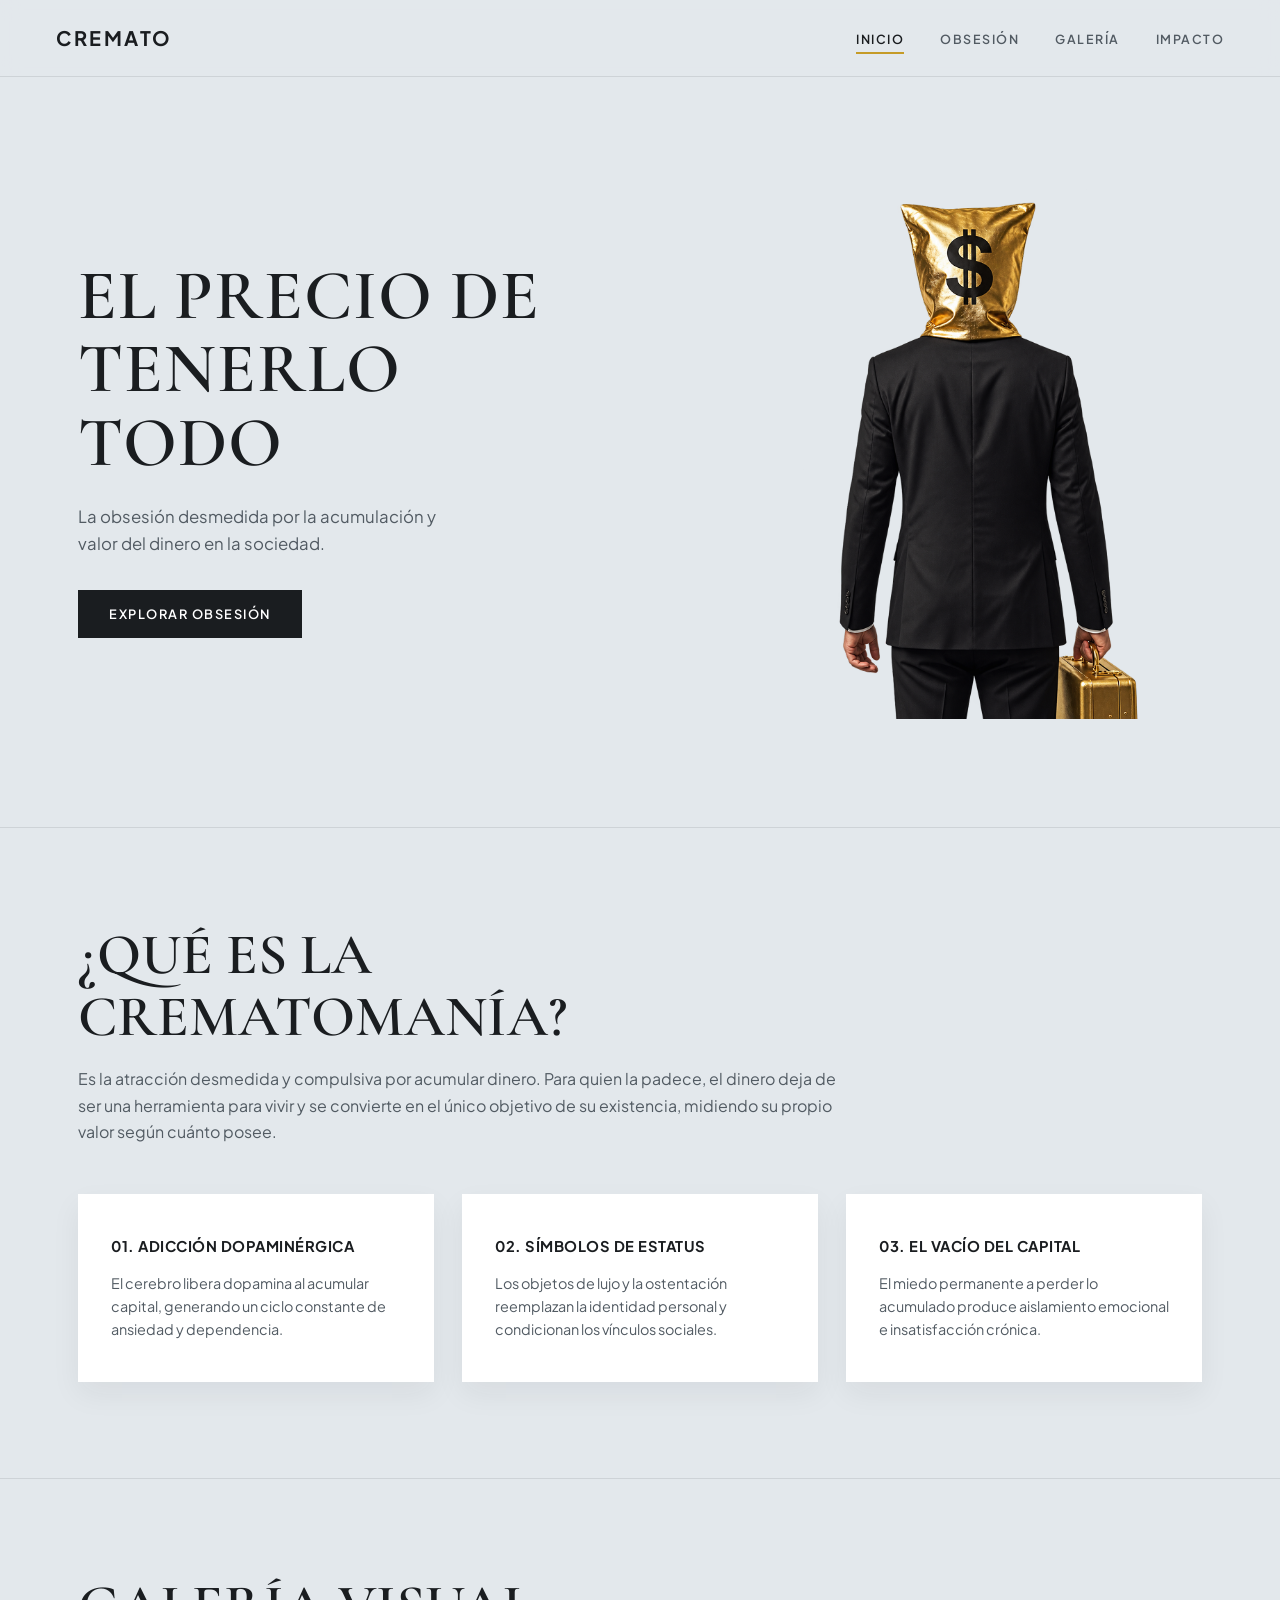
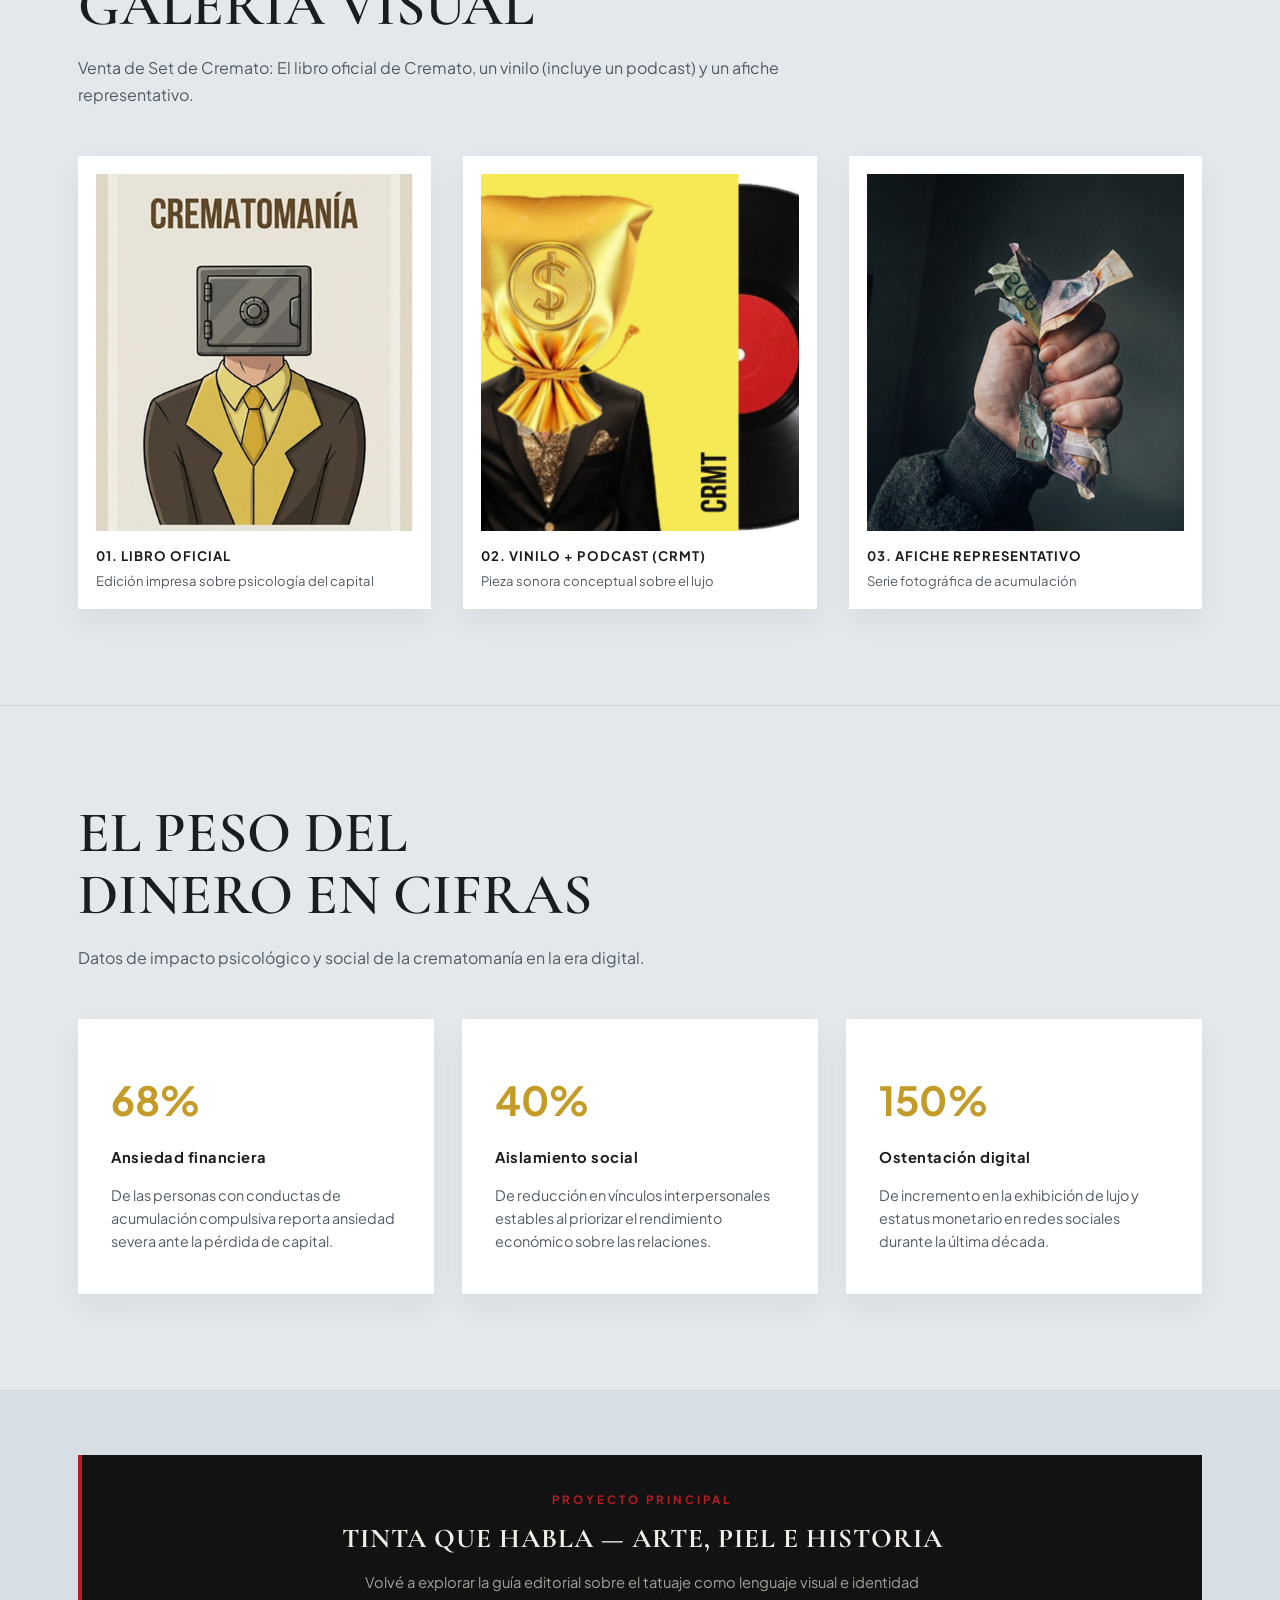
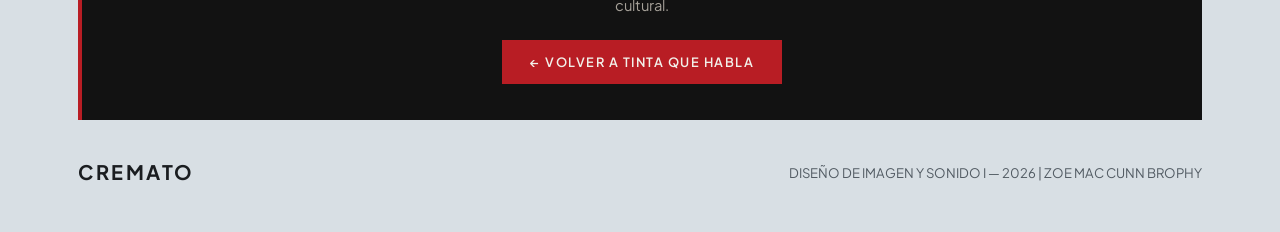
<file: crematomania.html>
<!DOCTYPE html>
<html lang="es">
<head>
    <meta charset="UTF-8">
    <meta name="viewport" content="width=device-width, initial-scale=1.0">
    <title>CREMATO | El Precio de Tenerlo Todo</title>
    <link rel="preconnect" href="https://fonts.googleapis.com">
    <link rel="preconnect" href="https://fonts.gstatic.com" crossorigin>
    <link href="https://fonts.googleapis.com/css2?family=Cormorant+Garamond:wght@500;600;700&family=Plus+Jakarta+Sans:wght@300;400;500;600;700&display=swap" rel="stylesheet">
    <link rel="stylesheet" href="crematomania.css">
</head>
<body>

    <!-- NAVBAR IGUAL A FIGMA -->
    <header class="cremato-navbar">
        <a href="#inicio" class="cremato-logo nav-btn" data-view="all">CREMATO</a>

        <button class="menu-toggle" aria-label="Abrir menú" aria-expanded="false">
            <span></span>
            <span></span>
            <span></span>
        </button>

        <nav>
            <ul class="cremato-links">
                <li><a href="#inicio" class="nav-btn active" data-view="all">INICIO</a></li>
                <li><a href="#obsesion" class="nav-btn" data-view="obsesion">OBSESIÓN</a></li>
                <li><a href="#galeria" class="nav-btn" data-view="galeria">GALERÍA</a></li>
                <li><a href="#impacto" class="nav-btn" data-view="impacto">IMPACTO</a></li>
            </ul>
        </nav>
    </header>

    <!-- PANTALLA 1: INICIO / HERO -->
    <section id="inicio" class="cremato-hero view-block" data-block="inicio">
        <div class="container hero-grid">
            <div class="hero-text">
                <h1>EL PRECIO DE<br>TENERLO<br>TODO</h1>
                <p>La obsesión desmedida por la acumulación y valor del dinero en la sociedad.</p>
                <a href="#obsesion" class="btn-dark nav-btn" data-view="obsesion">Explorar Obsesión</a>
            </div>
            <div class="hero-visual">
                <img src="img/cremato-hero.png" alt="El precio de tenerlo todo - Crematomanía">
            </div>
        </div>
    </section>

    <!-- PANTALLA 2: OBSESIÓN (QUÉ ES LA CREMATOMANÍA) -->
    <section id="obsesion" class="cremato-section view-block" data-block="obsesion">
        <div class="container">
            <div class="section-title-block">
                <h2>¿QUÉ ES LA<br>CREMATOMANÍA?</h2>
                <p>Es la atracción desmedida y compulsiva por acumular dinero. Para quien la padece, el dinero deja de ser una herramienta para vivir y se convierte en el único objetivo de su existencia, midiendo su propio valor según cuánto posee.</p>
            </div>

            <div class="cards-three-grid">
                <article class="white-card">
                    <h3>01. ADICCIÓN DOPAMINÉRGICA</h3>
                    <p>El cerebro libera dopamina al acumular capital, generando un ciclo constante de ansiedad y dependencia.</p>
                </article>

                <article class="white-card">
                    <h3>02. SÍMBOLOS DE ESTATUS</h3>
                    <p>Los objetos de lujo y la ostentación reemplazan la identidad personal y condicionan los vínculos sociales.</p>
                </article>

                <article class="white-card">
                    <h3>03. EL VACÍO DEL CAPITAL</h3>
                    <p>El miedo permanente a perder lo acumulado produce aislamiento emocional e insatisfacción crónica.</p>
                </article>
            </div>
        </div>
    </section>

    <!-- PANTALLA 3: GALERÍA VISUAL -->
    <section id="galeria" class="cremato-section view-block" data-block="galeria">
        <div class="container">
            <div class="section-title-block">
                <h2>GALERÍA VISUAL</h2>
                <p>Venta de Set de Cremato: El libro oficial de Cremato, un vinilo (incluye un podcast) y un afiche representativo.</p>
            </div>

            <div class="gallery-three-grid">
                <figure class="editorial-piece">
                    <div class="piece-frame">
                        <img src="img/cremato-libro.jpg" alt="Libro oficial Crematomanía">
                    </div>
                    <figcaption>
                        <strong>01. LIBRO OFICIAL</strong>
                        <span>Edición impresa sobre psicología del capital</span>
                    </figcaption>
                </figure>

                <figure class="editorial-piece">
                    <div class="piece-frame">
                        <img src="img/cremato-vinilo.jpg" alt="Vinilo CRMT con podcast">
                    </div>
                    <figcaption>
                        <strong>02. VINILO + PODCAST (CRMT)</strong>
                        <span>Pieza sonora conceptual sobre el lujo</span>
                    </figcaption>
                </figure>

                <figure class="editorial-piece">
                    <div class="piece-frame">
                        <img src="img/cremato-afiche.jpg" alt="Afiche representativo Cremato">
                    </div>
                    <figcaption>
                        <strong>03. AFICHE REPRESENTATIVO</strong>
                        <span>Serie fotográfica de acumulación</span>
                    </figcaption>
                </figure>
            </div>
        </div>
    </section>

    <!-- PANTALLA 4: IMPACTO (EL PESO DEL DINERO EN CIFRAS) -->
    <section id="impacto" class="cremato-section view-block" data-block="impacto">
        <div class="container">
            <div class="section-title-block">
                <h2>EL PESO DEL<br>DINERO EN CIFRAS</h2>
                <p>Datos de impacto psicológico y social de la crematomanía en la era digital.</p>
            </div>

            <div class="cards-three-grid">
                <article class="white-card stat-card">
                    <span class="stat-number">68%</span>
                    <h3>Ansiedad financiera</h3>
                    <p>De las personas con conductas de acumulación compulsiva reporta ansiedad severa ante la pérdida de capital.</p>
                </article>

                <article class="white-card stat-card">
                    <span class="stat-number">40%</span>
                    <h3>Aislamiento social</h3>
                    <p>De reducción en vínculos interpersonales estables al priorizar el rendimiento económico sobre las relaciones.</p>
                </article>

                <article class="white-card stat-card">
                    <span class="stat-number">150%</span>
                    <h3>Ostentación digital</h3>
                    <p>De incremento en la exhibición de lujo y estatus monetario en redes sociales durante la última década.</p>
                </article>
            </div>
        </div>
    </section>

    <!-- FOOTER CON RETORNO A TINTA QUE HABLA -->
    <footer class="cremato-footer">
        <div class="container">
            <div class="return-banner">
                <span class="mini-tag">PROYECTO PRINCIPAL</span>
                <h3>TINTA QUE HABLA — ARTE, PIEL E HISTORIA</h3>
                <p>Volvé a explorar la guía editorial sobre el tatuaje como lenguaje visual e identidad cultural.</p>
                <a href="index.html" class="btn-return">&larr; Volver a Tinta que Habla</a>
            </div>
            <div class="footer-bottom">
                <span class="cremato-logo">CREMATO</span>
                <p>DISEÑO DE IMAGEN Y SONIDO I — 2026 | ZOE MAC CUNN BROPHY</p>
            </div>
        </div>
    </footer>

    <script>
        const navBtns = document.querySelectorAll('.nav-btn');
        const blocks = document.querySelectorAll('.view-block');
        const menuList = document.querySelector('.cremato-links');
        const toggleBtn = document.querySelector('.menu-toggle');

        navBtns.forEach(btn => {
            btn.addEventListener('click', (e) => {
                e.preventDefault();
                const view = btn.dataset.view;

                navBtns.forEach(b => {
                    if (b.closest('.cremato-links')) {
                        b.classList.toggle('active', b.dataset.view === view);
                    }
                });

                blocks.forEach(block => {
                    if (view === 'all') {
                        block.classList.remove('hidden-block');
                        block.classList.remove('isolated-block');
                    } else {
                        if (block.dataset.block === view) {
                            block.classList.remove('hidden-block');
                            block.classList.add('isolated-block');
                        } else {
                            block.classList.add('hidden-block');
                            block.classList.remove('isolated-block');
                        }
                    }
                });

                menuList.classList.remove('open');
                toggleBtn.setAttribute('aria-expanded', 'false');
                window.scrollTo({ top: 0, behavior: 'smooth' });
            });
        });

        toggleBtn.addEventListener('click', () => {
            const opened = menuList.classList.toggle('open');
            toggleBtn.setAttribute('aria-expanded', opened);
        });
    </script>
</body>
</html>
</file>
<file: crematomania.css>
:root {
    --bg-ice: #E3E8EC;
    --bg-white: #FFFFFF;
    --text-ink: #1A1D20;
    --text-muted: #525B63;
    --gold-accent: #C59B27;
    --gold-dark: #9E7B1B;
    --border-light: rgba(26, 29, 32, 0.1);
    --font-serif: 'Cormorant Garamond', Georgia, serif;
    --font-sans: 'Plus Jakarta Sans', sans-serif;
}

* {
    margin: 0;
    padding: 0;
    box-sizing: border-box;
}

html {
    scroll-behavior: smooth;
}

body {
    background-color: var(--bg-ice);
    color: var(--text-ink);
    font-family: var(--font-sans);
    line-height: 1.6;
    overflow-x: hidden;
    min-height: 100vh;
    display: flex;
    flex-direction: column;
}

.container {
    width: 100%;
    max-width: 1180px;
    margin: 0 auto;
    padding: 0 28px;
}

.hidden-block {
    display: none !important;
}

.isolated-block {
    padding-top: 140px !important;
    min-height: calc(100vh - 180px);
    animation: fadeSlide 0.35s ease forwards;
}

@keyframes fadeSlide {
    from { opacity: 0; transform: translateY(12px); }
    to { opacity: 1; transform: translateY(0); }
}

/* NAVBAR */
.cremato-navbar {
    position: fixed;
    top: 0;
    width: 100%;
    padding: 22px 56px;
    display: flex;
    justify-content: space-between;
    align-items: center;
    background: rgba(227, 232, 236, 0.92);
    backdrop-filter: blur(10px);
    border-bottom: 1px solid var(--border-light);
    z-index: 1000;
}

.cremato-logo {
    font-family: var(--font-sans);
    font-size: 1.25rem;
    font-weight: 700;
    letter-spacing: 2.5px;
    color: var(--text-ink);
    text-decoration: none;
}

.cremato-links {
    list-style: none;
    display: flex;
    gap: 36px;
}

.cremato-links a {
    text-decoration: none;
    color: var(--text-muted);
    font-size: 0.78rem;
    font-weight: 600;
    letter-spacing: 1.5px;
    padding-bottom: 5px;
    border-bottom: 2px solid transparent;
    transition: all 0.25s ease;
}

.cremato-links a:hover,
.cremato-links a.active {
    color: var(--text-ink);
    border-bottom-color: var(--gold-accent);
}

.menu-toggle {
    display: none;
    flex-direction: column;
    gap: 5px;
    background: none;
    border: none;
    cursor: pointer;
}

.menu-toggle span {
    width: 24px;
    height: 2px;
    background: var(--text-ink);
}

/* HERO */
.cremato-hero {
    min-height: 92vh;
    padding: 130px 0 60px;
    display: flex;
    align-items: center;
    border-bottom: 1px solid var(--border-light);
}

.hero-grid {
    display: grid;
    grid-template-columns: 1.15fr 0.85fr;
    align-items: center;
    gap: 40px;
}

.hero-text h1 {
    font-family: var(--font-serif);
    font-size: clamp(3rem, 5.5vw, 5rem);
    font-weight: 600;
    line-height: 1.05;
    letter-spacing: 1px;
    color: var(--text-ink);
    margin-bottom: 24px;
}

.hero-text p {
    font-size: 1.05rem;
    color: var(--text-muted);
    max-width: 360px;
    margin-bottom: 32px;
}

.btn-dark {
    display: inline-block;
    padding: 13px 30px;
    background: var(--text-ink);
    color: var(--bg-white);
    text-decoration: none;
    font-size: 0.8rem;
    font-weight: 600;
    letter-spacing: 1.5px;
    text-transform: uppercase;
    border: 1px solid var(--text-ink);
    transition: all 0.3s ease;
}

.btn-dark:hover {
    background: transparent;
    color: var(--text-ink);
}

.hero-visual {
    display: flex;
    justify-content: center;
    align-items: flex-end;
}

.hero-visual img {
    width: 100%;
    max-width: 440px;
    max-height: 540px;
    object-fit: contain;
}

/* SECCIONES */
.cremato-section {
    padding: 96px 0;
    border-bottom: 1px solid var(--border-light);
}

.section-title-block {
    max-width: 760px;
    margin-bottom: 48px;
}

.section-title-block h2 {
    font-family: var(--font-serif);
    font-size: clamp(2.4rem, 4.5vw, 3.8rem);
    font-weight: 600;
    line-height: 1.08;
    color: var(--text-ink);
    margin-bottom: 18px;
}

.section-title-block p {
    color: var(--text-muted);
    font-size: 1rem;
    line-height: 1.65;
}

/* TARJETAS BLANCAS (OBSESIÓN & IMPACTO) */
.cards-three-grid {
    display: grid;
    grid-template-columns: repeat(3, 1fr);
    gap: 28px;
}

.white-card {
    background: var(--bg-white);
    padding: 40px 32px;
    box-shadow: 0 12px 28px rgba(26, 29, 32, 0.06);
    border: 1px solid rgba(255, 255, 255, 0.8);
    transition: transform 0.3s ease;
}

.white-card:hover {
    transform: translateY(-5px);
}

.white-card h3 {
    font-size: 0.92rem;
    font-weight: 700;
    letter-spacing: 0.5px;
    color: var(--text-ink);
    margin-bottom: 14px;
}

.white-card p {
    font-size: 0.9rem;
    color: var(--text-muted);
    line-height: 1.6;
}

.stat-card {
    padding-top: 48px;
}

.stat-number {
    display: block;
    font-size: 2.5rem;
    font-weight: 700;
    color: var(--gold-accent);
    margin-bottom: 14px;
    letter-spacing: -0.5px;
}

/* GALERÍA VISUAL */
.gallery-three-grid {
    display: grid;
    grid-template-columns: repeat(3, 1fr);
    gap: 32px;
    align-items: start;
}

.editorial-piece {
    background: var(--bg-white);
    padding: 18px;
    box-shadow: 0 12px 28px rgba(26, 29, 32, 0.06);
}

.piece-frame {
    width: 100%;
    aspect-ratio: 4 / 4.5;
    overflow: hidden;
    background: #F4F6F8;
}

.piece-frame img {
    width: 100%;
    height: 100%;
    object-fit: cover;
    transition: transform 0.4s ease;
}

.editorial-piece:hover .piece-frame img {
    transform: scale(1.04);
}

.editorial-piece figcaption {
    padding-top: 14px;
    display: flex;
    flex-direction: column;
    gap: 4px;
}

.editorial-piece strong {
    font-size: 0.82rem;
    letter-spacing: 1px;
    color: var(--text-ink);
}

.editorial-piece span {
    font-size: 0.82rem;
    color: var(--text-muted);
}

/* FOOTER Y RETORNO A TINTA QUE HABLA */
.cremato-footer {
    margin-top: auto;
    padding: 64px 0 44px;
    background: #D8DFE4;
}

.return-banner {
    background: #121212;
    color: #F2EFE9;
    padding: 36px 32px;
    text-align: center;
    border-left: 4px solid #B81D24;
    margin-bottom: 36px;
}

.mini-tag {
    display: block;
    font-size: 0.72rem;
    letter-spacing: 3px;
    color: #B81D24;
    font-weight: 700;
    margin-bottom: 8px;
}

.return-banner h3 {
    font-family: var(--font-serif);
    font-size: 1.7rem;
    letter-spacing: 1px;
    margin-bottom: 10px;
}

.return-banner p {
    color: #A6A199;
    font-size: 0.92rem;
    max-width: 560px;
    margin: 0 auto 22px;
}

.btn-return {
    display: inline-block;
    padding: 12px 28px;
    background: #B81D24;
    color: #F2EFE9;
    text-decoration: none;
    font-size: 0.8rem;
    font-weight: 600;
    letter-spacing: 1.5px;
    text-transform: uppercase;
    transition: background 0.3s ease;
}

.btn-return:hover {
    background: #D9232B;
}

.footer-bottom {
    display: flex;
    justify-content: space-between;
    align-items: center;
    flex-wrap: wrap;
    gap: 12px;
    color: var(--text-muted);
    font-size: 0.82rem;
}

/* RESPONSIVE (CLASE 06) */
@media (max-width: 960px) {
    .hero-grid {
        grid-template-columns: 1fr;
        text-align: center;
    }
    .hero-text p {
        margin: 0 auto 28px;
    }
    .cards-three-grid,
    .gallery-three-grid {
        grid-template-columns: 1fr;
    }
}

@media (max-width: 768px) {
    .cremato-navbar {
        padding: 18px 24px;
    }
    .menu-toggle {
        display: flex;
    }
    .cremato-links {
        display: none;
        position: absolute;
        top: 100%;
        left: 0;
        width: 100%;
        flex-direction: column;
        background: var(--bg-ice);
        padding: 20px 24px;
        gap: 16px;
        border-bottom: 1px solid var(--border-light);
    }
    .cremato-links.open {
        display: flex;
    }
}

.cremato-ig-link {
    color: var(--text-ink);
    text-decoration: none;
    font-weight: 600;
    font-size: 0.82rem;
    letter-spacing: 1px;
    border-bottom: 1.5px solid var(--gold-accent);
    padding-bottom: 2px;
    transition: color 0.25s ease;
}

.cremato-ig-link:hover {
    color: var(--gold-dark);
}
</file>
